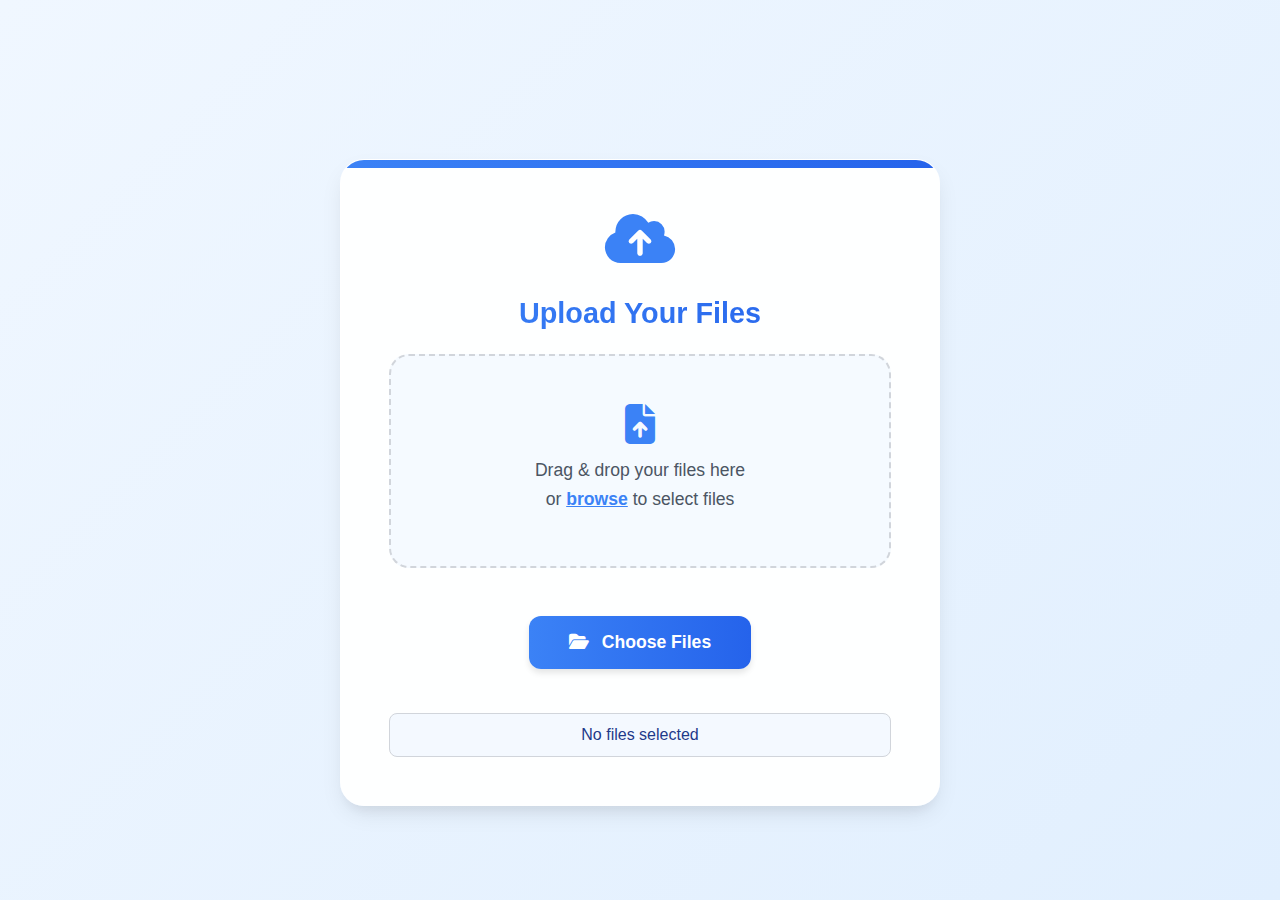
<file: index.html>
<!DOCTYPE html>
<html lang="en" class="theme-blue">

<head>
    <meta charset="UTF-8" />
    <meta name="viewport" content="width=device-width, initial-scale=1" />
    <title>Modern File Uploader</title>
    <link rel="stylesheet" href="https://cdnjs.cloudflare.com/ajax/libs/font-awesome/6.4.0/css/all.min.css">
    <style>
        /* Reset & base styles */
        * {
            box-sizing: border-box;
            margin: 0;
            padding: 0;
        }

        html,
        body {
            height: 100%;
            font-family: 'Inter', -apple-system, BlinkMacSystemFont, 'Segoe UI', Roboto, Oxygen, Ubuntu, Cantarell, 'Open Sans', 'Helvetica Neue', sans-serif;
            background: var(--bg);
            color: var(--text);
            transition: all 0.4s cubic-bezier(0.4, 0, 0.2, 1);
            scroll-behavior: smooth;
        }

        @supports (font-variation-settings: normal) {
            body {
                font-family: 'Inter var', -apple-system, BlinkMacSystemFont, 'Segoe UI', Roboto, Oxygen, Ubuntu, Cantarell, 'Open Sans', 'Helvetica Neue', sans-serif;
            }
        }

        /* Navigation */
        nav {
            width: 100%;
            background: var(--nav-bg);
            color: var(--nav-text);
            box-shadow: 0 4px 6px -1px rgba(0, 0, 0, 0.1), 0 2px 4px -1px rgba(0, 0, 0, 0.06);
            position: fixed;
            top: 0;
            left: 0;
            z-index: 1000;
            backdrop-filter: blur(10px);
            -webkit-backdrop-filter: blur(10px);
            border-bottom: 1px solid rgba(255, 255, 255, 0.1);
        }

        nav .container {
            max-width: 1200px;
            margin: 0 auto;
            display: flex;
            justify-content: space-between;
            align-items: center;
            padding: 1rem 2rem;
        }

        .nav-logo {
            font-size: 1.5rem;
            font-weight: 700;
            color: var(--nav-text);
            display: flex;
            align-items: center;
            gap: 0.5rem;
        }

        .nav-logo i {
            color: var(--accent);
        }

        nav ul {
            list-style: none;
            display: flex;
            gap: 2rem;
            margin: 0;
            padding: 0;
        }

        nav a {
            color: var(--nav-text);
            text-decoration: none;
            font-weight: 500;
            font-size: 1rem;
            position: relative;
            padding: 0.5rem 0;
            transition: all 0.3s ease;
            opacity: 0.9;
        }

        nav a:hover {
            opacity: 1;
            color: var(--accent);
        }

        nav a::after {
            content: '';
            position: absolute;
            bottom: 0;
            left: 0;
            width: 0;
            height: 2px;
            background: var(--accent);
            transition: width 0.3s ease;
        }

        nav a:hover::after {
            width: 100%;
        }

        /* Theme toggle button */
        #theme-toggle {
            width: 44px;
            height: 44px;
            border-radius: 12px;
            border: none;
            background: var(--btn-bg);
            color: var(--btn-text);
            display: flex;
            align-items: center;
            justify-content: center;
            box-shadow: 0 4px 6px rgba(0, 0, 0, 0.1);
            cursor: pointer;
            font-size: 1.2rem;
            transition: all 0.3s cubic-bezier(0.4, 0, 0.2, 1);
            outline: none;
        }

        #theme-toggle:hover {
            background: var(--btn-hover-bg);
            color: var(--btn-hover-text);
            transform: translateY(-2px);
            box-shadow: 0 6px 12px rgba(0, 0, 0, 0.15);
        }

        /* Main content */
        main {
            min-height: 100vh;
            display: flex;
            flex-direction: column;
            justify-content: center;
            align-items: center;
            padding: 6rem 2rem 2rem;
            background: var(--bg);
            transition: background 0.4s;
        }

        /* File upload card */
        .file-upload-container {
            width: 100%;
            max-width: 600px;
            margin: 0 auto;
            perspective: 1000px;
        }

        .file-upload-card {
            background: var(--card-bg);
            border-radius: 24px;
            box-shadow: 0 10px 25px -5px rgba(0, 0, 0, 0.1), 0 10px 10px -5px rgba(0, 0, 0, 0.04);
            padding: 3rem;
            width: 100%;
            text-align: center;
            transition: all 0.4s cubic-bezier(0.4, 0, 0.2, 1);
            transform-style: preserve-3d;
            position: relative;
            overflow: hidden;
            border: 1px solid rgba(255, 255, 255, 0.2);
        }

        .file-upload-card::before {
            content: '';
            position: absolute;
            top: 0;
            left: 0;
            width: 100%;
            height: 8px;
            background: linear-gradient(90deg, var(--accent), var(--accent-hover));
        }

        .file-upload-card:hover {
            transform: translateY(-5px) rotateX(5deg);
            box-shadow: 0 20px 25px -5px rgba(0, 0, 0, 0.1), 0 10px 10px -5px rgba(0, 0, 0, 0.04);
        }

        .file-upload-card h2 {
            font-size: 1.8rem;
            font-weight: 700;
            margin-bottom: 1.5rem;
            color: var(--heading-color);
            background: linear-gradient(to right, var(--accent), var(--accent-hover));
            -webkit-background-clip: text;
            background-clip: text;
            -webkit-text-fill-color: transparent;
        }

        .upload-icon {
            font-size: 3.5rem;
            color: var(--accent);
            margin-bottom: 1.5rem;
            transition: all 0.3s ease;
        }

        /* Drag and drop area */
        .drop-area {
            border: 2px dashed var(--border-color);
            border-radius: 20px;
            padding: 3rem 2rem;
            margin-bottom: 1.5rem;
            transition: all 0.3s ease;
            cursor: pointer;
            position: relative;
            background: var(--drop-area-bg);
        }

        .drop-area:hover {
            border-color: var(--accent);
            background: var(--drop-area-hover);
        }

        .drop-area.active {
            border-color: var(--accent);
            background: var(--drop-area-active);
        }

        .drop-area p {
            font-size: 1.1rem;
            color: var(--text-light);
            margin-bottom: 0.5rem;
        }

        .drop-area .browse-text {
            color: var(--accent);
            font-weight: 600;
            text-decoration: underline;
        }

        /* File input styling */
        .custom-file-input {
            display: none;
        }

        .custom-file-label {
            display: inline-block;
            background: linear-gradient(to right, var(--accent), var(--accent-hover));
            color: white;
            font-weight: 600;
            padding: 1rem 2.5rem;
            border-radius: 12px;
            cursor: pointer;
            font-size: 1.1rem;
            transition: all 0.3s cubic-bezier(0.4, 0, 0.2, 1);
            margin: 1.5rem 0;
            box-shadow: 0 4px 6px rgba(0, 0, 0, 0.1);
            border: none;
            position: relative;
            overflow: hidden;
        }

        .custom-file-label::before {
            content: '';
            position: absolute;
            top: 0;
            left: -100%;
            width: 100%;
            height: 100%;
            background: linear-gradient(90deg, transparent, rgba(255, 255, 255, 0.2), transparent);
            transition: 0.5s;
        }

        .custom-file-label:hover {
            transform: translateY(-2px);
            box-shadow: 0 6px 12px rgba(0, 0, 0, 0.15);
        }

        .custom-file-label:hover::before {
            left: 100%;
        }

        .file-name {
            display: block;
            margin-top: 1rem;
            color: var(--text);
            font-size: 1rem;
            min-height: 1.3em;
            word-break: break-all;
            padding: 0.75rem 1rem;
            background: var(--file-name-bg);
            border-radius: 8px;
            border: 1px solid var(--border-color);
            transition: all 0.3s ease;
        }

        .file-name.has-file {
            color: var(--accent);
            font-weight: 500;
        }

        .upload-progress {
            width: 100%;
            height: 8px;
            background: var(--progress-bg);
            border-radius: 4px;
            margin-top: 1.5rem;
            overflow: hidden;
            display: none;
        }

        .progress-bar {
            height: 100%;
            width: 0;
            background: linear-gradient(to right, var(--accent), var(--accent-hover));
            border-radius: 4px;
            transition: width 0.4s ease;
        }

        .upload-btn {
            background: linear-gradient(to right, var(--accent), var(--accent-hover));
            color: white;
            border: none;
            padding: 1rem 2.5rem;
            border-radius: 12px;
            font-size: 1.1rem;
            font-weight: 600;
            cursor: pointer;
            transition: all 0.3s cubic-bezier(0.4, 0, 0.2, 1);
            margin-top: 1.5rem;
            box-shadow: 0 4px 6px rgba(0, 0, 0, 0.1);
            display: none;
        }

        .upload-btn:hover {
            transform: translateY(-2px);
            box-shadow: 0 6px 12px rgba(0, 0, 0, 0.15);
        }

        .upload-btn:disabled {
            background: var(--btn-disabled);
            cursor: not-allowed;
            transform: none;
            box-shadow: none;
        }

        /* Success message */
        .success-message {
            display: none;
            color: var(--success-color);
            font-weight: 600;
            margin-top: 1rem;
            align-items: center;
            justify-content: center;
            gap: 0.5rem;
        }

        /* Theme variables */
        .theme-blue {
            --bg: linear-gradient(135deg, #f0f7ff 0%, #e1effe 100%);
            --text: #1e3a8a;
            --text-light: #4b5563;
            --nav-bg: rgba(30, 58, 138, 0.9);
            --nav-text: #ffffff;
            --heading-color: #1e40af;
            --accent: #3b82f6;
            --accent-hover: #2563eb;
            --btn-bg: rgba(255, 255, 255, 0.1);
            --btn-text: #ffffff;
            --btn-hover-bg: rgba(255, 255, 255, 0.2);
            --btn-hover-text: #ffffff;
            --card-bg: rgba(255, 255, 255, 0.95);
            --border-color: #d1d5db;
            --drop-area-bg: rgba(235, 245, 255, 0.5);
            --drop-area-hover: rgba(219, 234, 254, 0.7);
            --drop-area-active: rgba(191, 219, 254, 0.7);
            --file-name-bg: rgba(239, 246, 255, 0.7);
            --progress-bg: #e5e7eb;
            --btn-disabled: #9ca3af;
            --success-color: #10b981;
        }

        .theme-dark {
            --bg: linear-gradient(135deg, #0f172a 0%, #1e293b 100%);
            --text: #e2e8f0;
            --text-light: #94a3b8;
            --nav-bg: rgba(15, 23, 42, 0.9);
            --nav-text: #e2e8f0;
            --heading-color: #60a5fa;
            --accent: #60a5fa;
            --accent-hover: #3b82f6;
            --btn-bg: rgba(255, 255, 255, 0.05);
            --btn-text: #e2e8f0;
            --btn-hover-bg: rgba(255, 255, 255, 0.1);
            --btn-hover-text: #ffffff;
            --card-bg: rgba(30, 41, 59, 0.9);
            --border-color: #334155;
            --drop-area-bg: rgba(30, 41, 59, 0.7);
            --drop-area-hover: rgba(30, 64, 175, 0.3);
            --drop-area-active: rgba(30, 64, 175, 0.5);
            --file-name-bg: rgba(30, 41, 59, 0.7);
            --progress-bg: #334155;
            --btn-disabled: #475569;
            --success-color: #34d399;
        }

        .theme-light {
            --bg: linear-gradient(135deg, #f9fafb 0%, #f3f4f6 100%);
            --text: #111827;
            --text-light: #6b7280;
            --nav-bg: rgba(255, 255, 255, 0.95);
            --nav-text: #111827;
            --heading-color: #1e40af;
            --accent: #2563eb;
            --accent-hover: #1d4ed8;
            --btn-bg: rgba(37, 99, 235, 0.1);
            --btn-text: #2563eb;
            --btn-hover-bg: rgba(37, 99, 235, 0.2);
            --btn-hover-text: #2563eb;
            --card-bg: rgba(255, 255, 255, 0.95);
            --border-color: #e5e7eb;
            --drop-area-bg: rgba(239, 246, 255, 0.7);
            --drop-area-hover: rgba(219, 234, 254, 0.9);
            --drop-area-active: rgba(191, 219, 254, 0.9);
            --file-name-bg: rgba(249, 250, 251, 0.9);
            --progress-bg: #e5e7eb;
            --btn-disabled: #d1d5db;
            --success-color: #059669;
        }

        /* Animations */
        @keyframes fadeIn {
            from {
                opacity: 0;
                transform: translateY(10px);
            }

            to {
                opacity: 1;
                transform: translateY(0);
            }
        }

        .file-upload-card {
            animation: fadeIn 0.6s ease-out forwards;
        }

        @keyframes pulse {
            0% {
                transform: scale(1);
            }

            50% {
                transform: scale(1.05);
            }

            100% {
                transform: scale(1);
            }
        }

        .pulse {
            animation: pulse 2s infinite;
        }

        /* Responsive */
        @media (max-width: 768px) {
            nav .container {
                padding: 0.75rem 1.5rem;
            }

            nav ul {
                gap: 1.25rem;
            }

            .file-upload-card {
                padding: 2rem 1.5rem;
            }
        }

        @media (max-width: 576px) {
            nav .container {
                flex-direction: column;
                gap: 0.75rem;
                padding: 0.75rem;
            }

            nav ul {
                flex-wrap: wrap;
                justify-content: center;
                gap: 1rem;
            }

            .file-upload-card {
                padding: 1.5rem 1rem;
                border-radius: 16px;
            }

            .drop-area {
                padding: 2rem 1rem;
            }

            .custom-file-label,
            .upload-btn {
                padding: 0.875rem 1.75rem;
                font-size: 1rem;
            }
        }
    </style>
</head>

<body>
    <main>
        <div class="file-upload-container">
            <div class="file-upload-card">
                <div class="upload-icon">
                    <i class="fas fa-cloud-upload-alt"></i>
                </div>
                <h2>Upload Your Files</h2>

                <div class="drop-area" id="drop-area">
                    <i class="fas fa-file-upload"
                        style="font-size: 2.5rem; color: var(--accent); margin-bottom: 1rem;"></i>
                    <p>Drag & drop your files here</p>
                    <p>or <span class="browse-text">browse</span> to select files</p>
                </div>

                <input type="file" id="file-input" class="custom-file-input" />
                <label for="file-input" class="custom-file-label">
                    <i class="fas fa-folder-open" style="margin-right: 8px;"></i>
                    Choose Files
                </label>

                <span class="file-name" id="file-name">No files selected</span>

                <div class="upload-progress" id="upload-progress">
                    <div class="progress-bar" id="progress-bar"></div>
                </div>

                <button class="upload-btn" id="upload-btn" disabled>
                    <i class="fas fa-upload" style="margin-right: 8px;"></i>
                    Upload Files
                </button>

                <div class="success-message" id="success-message">
                    <i class="fas fa-check-circle"></i>
                    <span>Upload completed successfully!</span>
                </div>
            </div>
        </div>
    </main>
    <script>
        // Theme toggle logic
        const themes = ['theme-blue', 'theme-dark', 'theme-light'];
        const icons = ['fa-sun', 'fa-moon', 'fa-lightbulb'];
        const htmlEl = document.documentElement;
        const themeBtn = document.getElementById('theme-toggle');
        const themeIcon = document.getElementById('theme-icon');
        let currentTheme = localStorage.getItem('theme') || 'theme-blue';
        let currentIdx = themes.indexOf(currentTheme);
        if (currentIdx === -1) currentIdx = 0;
        htmlEl.className = themes[currentIdx];
        themeIcon.className = `fas ${icons[currentIdx]}`;

        themeBtn.addEventListener('click', () => {
            currentIdx = (currentIdx + 1) % themes.length;
            htmlEl.className = themes[currentIdx];
            themeIcon.className = `fas ${icons[currentIdx]}`;
            localStorage.setItem('theme', themes[currentIdx]);
        });

        // File upload logic
        const fileInput = document.getElementById('file-input');
        const fileName = document.getElementById('file-name');
        const dropArea = document.getElementById('drop-area');
        const uploadBtn = document.getElementById('upload-btn');
        const uploadProgress = document.getElementById('upload-progress');
        const progressBar = document.getElementById('progress-bar');
        const successMessage = document.getElementById('success-message');

        // Handle file selection
        fileInput.addEventListener('change', handleFiles);

        function handleFiles() {
            const files = fileInput.files;
            if (files.length > 0) {
                fileName.textContent = files.length === 1 ? files[0].name : `${files.length} files selected`;
                fileName.classList.add('has-file');
                uploadBtn.disabled = false;
            } else {
                fileName.textContent = 'No files selected';
                fileName.classList.remove('has-file');
                uploadBtn.disabled = true;
            }
        }

        // Drag and drop functionality
        ['dragenter', 'dragover', 'dragleave', 'drop'].forEach(eventName => {
            dropArea.addEventListener(eventName, preventDefaults, false);
        });

        function preventDefaults(e) {
            e.preventDefault();
            e.stopPropagation();
        }

        ['dragenter', 'dragover'].forEach(eventName => {
            dropArea.addEventListener(eventName, highlight, false);
        });

        ['dragleave', 'drop'].forEach(eventName => {
            dropArea.addEventListener(eventName, unhighlight, false);
        });

        function highlight() {
            dropArea.classList.add('active');
        }

        function unhighlight() {
            dropArea.classList.remove('active');
        }

        dropArea.addEventListener('drop', handleDrop, false);

        function handleDrop(e) {
            const dt = e.dataTransfer;
            const files = dt.files;
            fileInput.files = files;
            handleFiles();
        }

        // Upload simulation
        uploadBtn.addEventListener('click', () => {
            if (fileInput.files.length === 0) return;

            uploadBtn.disabled = true;
            uploadProgress.style.display = 'block';
            successMessage.style.display = 'none';

            // Simulate upload progress
            let progress = 0;
            const interval = setInterval(() => {
                progress += Math.random() * 10;
                if (progress >= 100) {
                    progress = 100;
                    clearInterval(interval);
                    uploadComplete();
                }
                progressBar.style.width = `${progress}%`;
            }, 200);
        });

        function uploadComplete() {
            successMessage.style.display = 'flex';
            uploadBtn.disabled = false;

            // Reset after 3 seconds
            setTimeout(() => {
                progressBar.style.width = '0';
                uploadProgress.style.display = 'none';
            }, 3000);
        }

        // Click drop area to trigger file input
        dropArea.addEventListener('click', () => {
            fileInput.click();
        });
    </script>
</body>

</html>
</file>
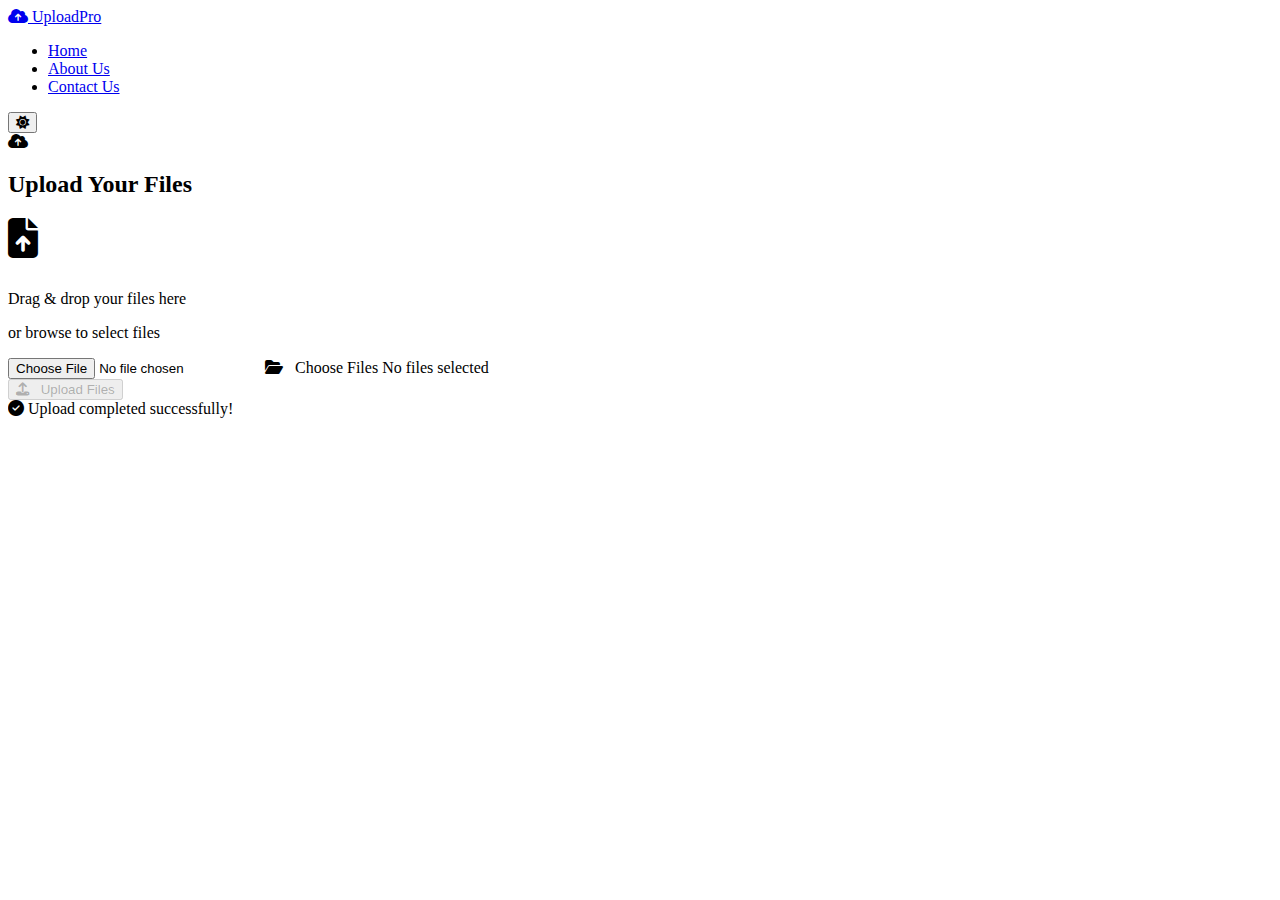
<file: layout.html>
<!DOCTYPE html>
<html lang="en" class="theme-blue">

<head>
    <meta charset="UTF-8" />
    <meta name="viewport" content="width=device-width, initial-scale=1" />
    <title>Modern File Uploader</title>
    <link rel="stylesheet" href="https://cdnjs.cloudflare.com/ajax/libs/font-awesome/6.4.0/css/all.min.css">
</head>

<body>
    <nav>
        <div class="container">
            <a href="/" class="nav-logo">
                <i class="fas fa-cloud-upload-alt"></i>
                <span>UploadPro</span>
            </a>
            <ul>
                <li><a href="/">Home</a></li>
                <li><a href="/aboutUs.html">About Us</a></li>
                <li><a href="/contact.html">Contact Us</a></li>
            </ul>
            <button id="theme-toggle" aria-label="Toggle Theme" title="Toggle Theme">
                <i class="fas fa-sun" id="theme-icon"></i>
            </button>
        </div>
    </nav>
    <main>
        <div class="file-upload-container">
            <div class="file-upload-card">
                <div class="upload-icon">
                    <i class="fas fa-cloud-upload-alt"></i>
                </div>
                <h2>Upload Your Files</h2>

                <div class="drop-area" id="drop-area">
                    <i class="fas fa-file-upload"
                        style="font-size: 2.5rem; color: var(--accent); margin-bottom: 1rem;"></i>
                    <p>Drag & drop your files here</p>
                    <p>or <span class="browse-text">browse</span> to select files</p>
                </div>

                <input type="file" id="file-input" class="custom-file-input" />
                <label for="file-input" class="custom-file-label">
                    <i class="fas fa-folder-open" style="margin-right: 8px;"></i>
                    Choose Files
                </label>

                <span class="file-name" id="file-name">No files selected</span>

                <div class="upload-progress" id="upload-progress">
                    <div class="progress-bar" id="progress-bar"></div>
                </div>

                <button class="upload-btn" id="upload-btn" disabled>
                    <i class="fas fa-upload" style="margin-right: 8px;"></i>
                    Upload Files
                </button>

                <div class="success-message" id="success-message">
                    <i class="fas fa-check-circle"></i>
                    <span>Upload completed successfully!</span>
                </div>
            </div>
        </div>
    </main>
    <script>
        // Theme toggle logic
        const themes = ['theme-blue', 'theme-dark', 'theme-light'];
        const icons = ['fa-sun', 'fa-moon', 'fa-lightbulb'];
        const htmlEl = document.documentElement;
        const themeBtn = document.getElementById('theme-toggle');
        const themeIcon = document.getElementById('theme-icon');
        let currentTheme = localStorage.getItem('theme') || 'theme-blue';
        let currentIdx = themes.indexOf(currentTheme);
        if (currentIdx === -1) currentIdx = 0;
        htmlEl.className = themes[currentIdx];
        themeIcon.className = `fas ${icons[currentIdx]}`;

        themeBtn.addEventListener('click', () => {
            currentIdx = (currentIdx + 1) % themes.length;
            htmlEl.className = themes[currentIdx];
            themeIcon.className = `fas ${icons[currentIdx]}`;
            localStorage.setItem('theme', themes[currentIdx]);
        });

        // File upload logic
        const fileInput = document.getElementById('file-input');
        const fileName = document.getElementById('file-name');
        const dropArea = document.getElementById('drop-area');
        const uploadBtn = document.getElementById('upload-btn');
        const uploadProgress = document.getElementById('upload-progress');
        const progressBar = document.getElementById('progress-bar');
        const successMessage = document.getElementById('success-message');

        // Handle file selection
        fileInput.addEventListener('change', handleFiles);

        function handleFiles() {
            const files = fileInput.files;
            if (files.length > 0) {
                fileName.textContent = files.length === 1 ? files[0].name : `${files.length} files selected`;
                fileName.classList.add('has-file');
                uploadBtn.disabled = false;
            } else {
                fileName.textContent = 'No files selected';
                fileName.classList.remove('has-file');
                uploadBtn.disabled = true;
            }
        }

        // Drag and drop functionality
        ['dragenter', 'dragover', 'dragleave', 'drop'].forEach(eventName => {
            dropArea.addEventListener(eventName, preventDefaults, false);
        });

        function preventDefaults(e) {
            e.preventDefault();
            e.stopPropagation();
        }

        ['dragenter', 'dragover'].forEach(eventName => {
            dropArea.addEventListener(eventName, highlight, false);
        });

        ['dragleave', 'drop'].forEach(eventName => {
            dropArea.addEventListener(eventName, unhighlight, false);
        });

        function highlight() {
            dropArea.classList.add('active');
        }

        function unhighlight() {
            dropArea.classList.remove('active');
        }

        dropArea.addEventListener('drop', handleDrop, false);

        function handleDrop(e) {
            const dt = e.dataTransfer;
            const files = dt.files;
            fileInput.files = files;
            handleFiles();
        }

        // Upload simulation
        uploadBtn.addEventListener('click', () => {
            if (fileInput.files.length === 0) return;

            uploadBtn.disabled = true;
            uploadProgress.style.display = 'block';
            successMessage.style.display = 'none';

            // Simulate upload progress
            let progress = 0;
            const interval = setInterval(() => {
                progress += Math.random() * 10;
                if (progress >= 100) {
                    progress = 100;
                    clearInterval(interval);
                    uploadComplete();
                }
                progressBar.style.width = `${progress}%`;
            }, 200);
        });

        function uploadComplete() {
            successMessage.style.display = 'flex';
            uploadBtn.disabled = false;

            // Reset after 3 seconds
            setTimeout(() => {
                progressBar.style.width = '0';
                uploadProgress.style.display = 'none';
            }, 3000);
        }

        // Click drop area to trigger file input
        dropArea.addEventListener('click', () => {
            fileInput.click();
        });
    </script>
</body>

</html>
</file>
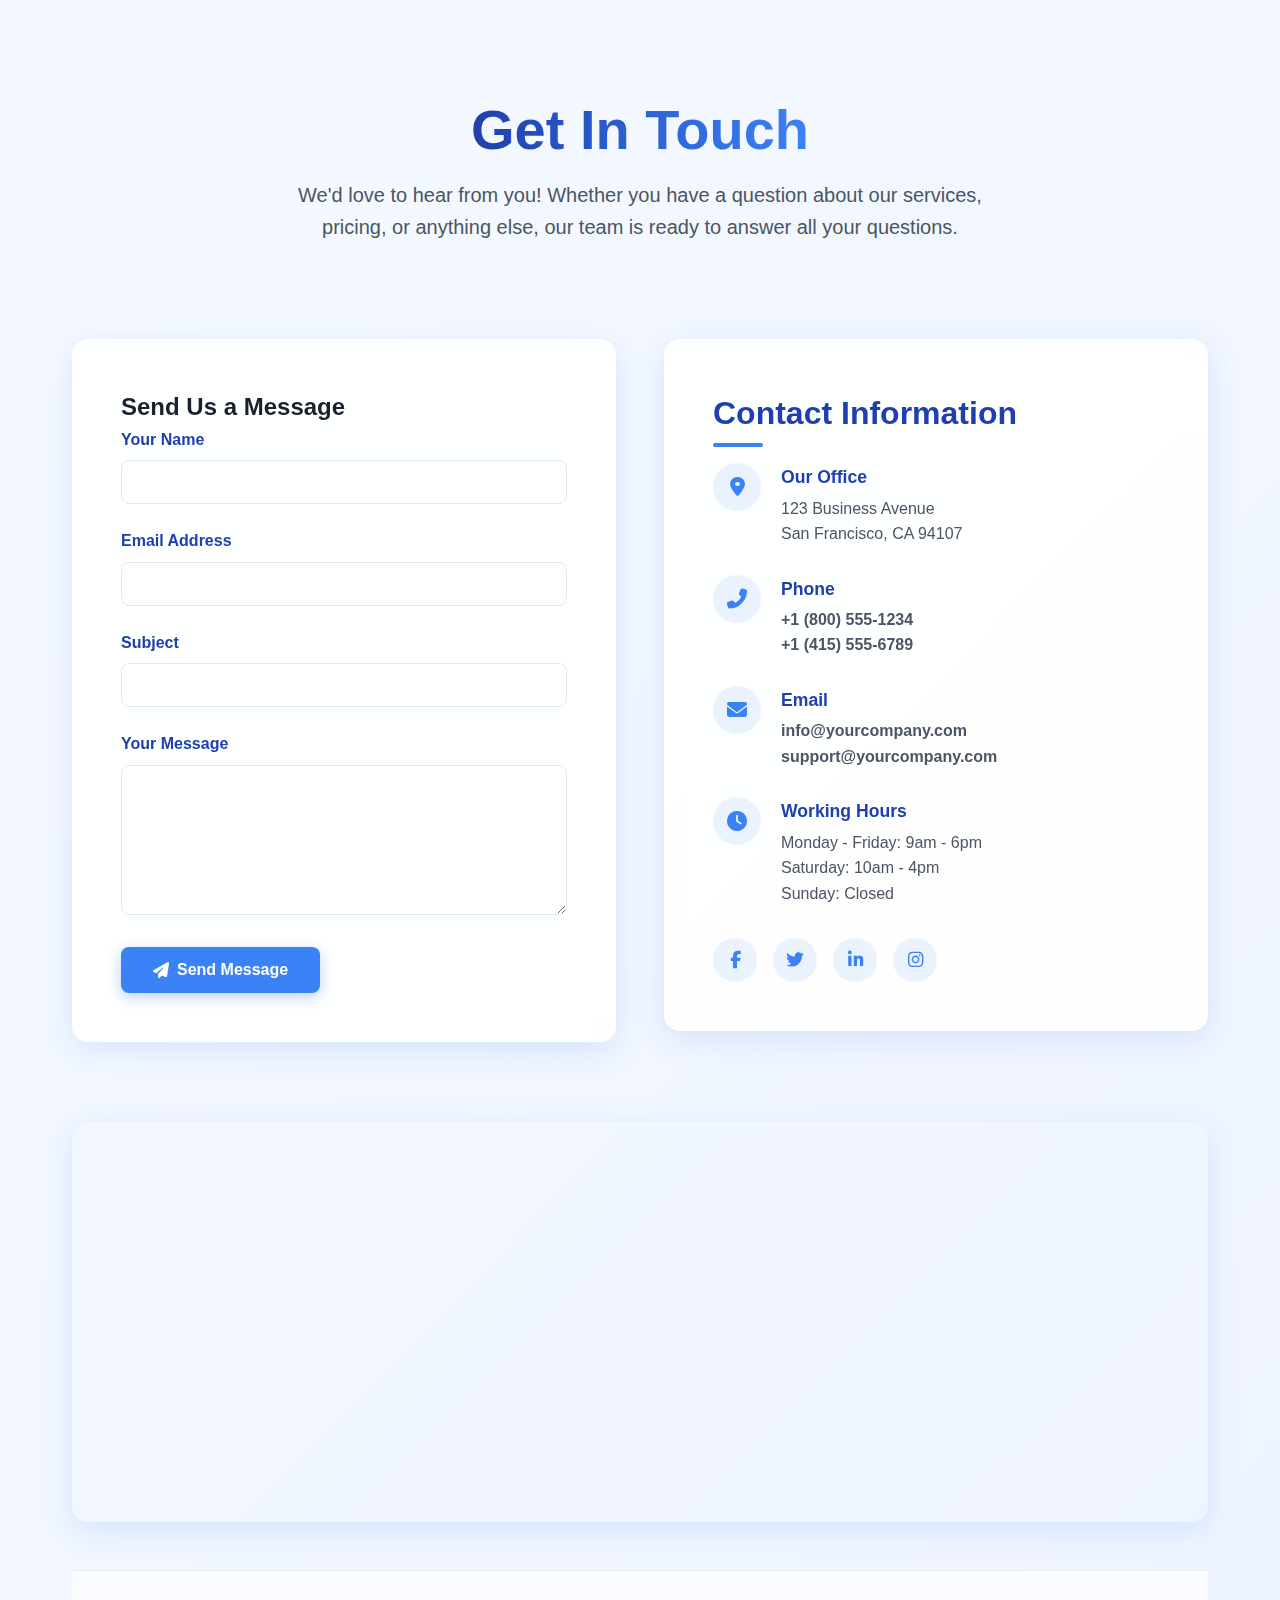
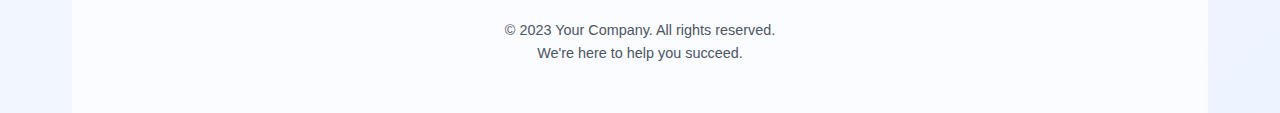
<file: pages/contact.html>
<!DOCTYPE html>
<html lang="en" class="theme-blue">

<head>
    <meta charset="UTF-8" />
    <meta name="viewport" content="width=device-width, initial-scale=1" />
    <title>Contact Us - Your Company</title>
    <link rel="stylesheet" href="https://cdnjs.cloudflare.com/ajax/libs/font-awesome/6.4.0/css/all.min.css">
    <style>
        /* Reset & base */
        * {
            box-sizing: border-box;
            margin: 0;
            padding: 0;
        }

        body,
        html {
            font-family: 'Inter', -apple-system, BlinkMacSystemFont, 'Segoe UI', Roboto, Oxygen, Ubuntu, Cantarell, 'Open Sans', 'Helvetica Neue', sans-serif;
            background: var(--bg);
            color: var(--text);
            line-height: 1.6;
            transition: all 0.4s ease;
            scroll-behavior: smooth;
        }

        @supports (font-variation-settings: normal) {
            body {
                font-family: 'Inter var', -apple-system, BlinkMacSystemFont, 'Segoe UI', Roboto, Oxygen, Ubuntu, Cantarell, 'Open Sans', 'Helvetica Neue', sans-serif;
            }
        }

        a {
            color: var(--accent);
            text-decoration: none;
            font-weight: 600;
            transition: all 0.3s ease;
        }

        a:hover {
            color: var(--accent-dark);
            text-decoration: underline;
        }

        /* Theme variables */
        .theme-blue {
            --bg: linear-gradient(135deg, #f5f9ff 0%, #eef4ff 100%);
            --text: #1a202c;
            --accent: #3b82f6;
            --accent-dark: #2563eb;
            --section-bg: rgba(255, 255, 255, 0.9);
            --shadow: 0 8px 30px rgba(59, 130, 246, 0.15);
            --shadow-hover: 0 12px 40px rgba(59, 130, 246, 0.25);
            --heading-color: #1e40af;
            --subheading-color: #4b5563;
            --border-radius: 16px;
            --card-bg: #ffffff;
            --transition: all 0.3s cubic-bezier(0.25, 0.8, 0.25, 1);
        }

        /* Container */
        .container {
            max-width: 1200px;
            margin: 0 auto;
            padding: 0 2rem;
        }

        /* Header */
        header {
            text-align: center;
            padding: 6rem 0 4rem;
            position: relative;
            overflow: hidden;
        }

        header::before {
            content: '';
            position: absolute;
            top: 0;
            left: 0;
            right: 0;
            height: 100%;
            background: linear-gradient(135deg, rgba(59, 130, 246, 0.1) 0%, rgba(59, 130, 246, 0.05) 100%);
            z-index: -1;
            transform: skewY(-2deg);
            transform-origin: top left;
        }

        header h1 {
            font-size: 3.5rem;
            font-weight: 800;
            color: var(--heading-color);
            margin-bottom: 1rem;
            background: linear-gradient(to right, #1e40af, #3b82f6);
            -webkit-background-clip: text;
            background-clip: text;
            -webkit-text-fill-color: transparent;
            display: inline-block;
            line-height: 1.2;
        }

        header p {
            font-size: 1.25rem;
            color: var(--subheading-color);
            max-width: 700px;
            margin: 0 auto 2rem;
            font-weight: 400;
        }

        /* Main content */
        .contact-container {
            display: grid;
            grid-template-columns: 1fr 1fr;
            gap: 3rem;
            margin-bottom: 5rem;
        }

        @media (max-width: 900px) {
            .contact-container {
                grid-template-columns: 1fr;
            }
        }

        /* Contact form */
        .contact-form {
            background: var(--section-bg);
            padding: 3rem;
            border-radius: var(--border-radius);
            box-shadow: var(--shadow);
            transition: var(--transition);
            backdrop-filter: blur(8px);
            border: 1px solid rgba(255, 255, 255, 0.2);
        }

        .contact-form:hover {
            box-shadow: var(--shadow-hover);
            transform: translateY(-5px);
        }

        .form-group {
            margin-bottom: 1.5rem;
        }

        .form-group label {
            display: block;
            margin-bottom: 0.5rem;
            font-weight: 600;
            color: var(--heading-color);
        }

        .form-control {
            width: 100%;
            padding: 0.75rem 1rem;
            border: 1px solid #e2e8f0;
            border-radius: 8px;
            font-family: inherit;
            font-size: 1rem;
            transition: var(--transition);
            background: rgba(255, 255, 255, 0.8);
        }

        .form-control:focus {
            outline: none;
            border-color: var(--accent);
            box-shadow: 0 0 0 3px rgba(59, 130, 246, 0.2);
        }

        textarea.form-control {
            min-height: 150px;
            resize: vertical;
        }

        .submit-btn {
            background: var(--accent);
            color: white;
            border: none;
            padding: 0.875rem 2rem;
            font-size: 1rem;
            font-weight: 600;
            border-radius: 8px;
            cursor: pointer;
            transition: var(--transition);
            display: inline-flex;
            align-items: center;
            gap: 0.5rem;
            box-shadow: 0 4px 14px rgba(59, 130, 246, 0.35);
        }

        .submit-btn:hover {
            background: var(--accent-dark);
            transform: translateY(-2px);
            box-shadow: 0 6px 20px rgba(59, 130, 246, 0.45);
        }

        /* Contact info */
        .contact-info {
            background: var(--section-bg);
            padding: 3rem;
            border-radius: var(--border-radius);
            box-shadow: var(--shadow);
            transition: var(--transition);
            backdrop-filter: blur(8px);
            border: 1px solid rgba(255, 255, 255, 0.2);
            height: fit-content;
        }

        .contact-info:hover {
            box-shadow: var(--shadow-hover);
            transform: translateY(-5px);
        }

        .contact-info h2 {
            color: var(--heading-color);
            font-size: 2rem;
            font-weight: 700;
            margin-bottom: 1.5rem;
            position: relative;
            display: inline-block;
        }

        .contact-info h2::after {
            content: '';
            position: absolute;
            bottom: -8px;
            left: 0;
            width: 50px;
            height: 4px;
            background: var(--accent);
            border-radius: 2px;
        }

        .info-item {
            display: flex;
            align-items: flex-start;
            gap: 1.25rem;
            margin-bottom: 1.75rem;
        }

        .info-icon {
            width: 48px;
            height: 48px;
            background: rgba(59, 130, 246, 0.1);
            border-radius: 50%;
            display: flex;
            align-items: center;
            justify-content: center;
            color: var(--accent);
            font-size: 1.25rem;
            flex-shrink: 0;
        }

        .info-content h3 {
            color: var(--heading-color);
            margin-bottom: 0.25rem;
            font-size: 1.1rem;
        }

        .info-content p,
        .info-content a {
            color: var(--subheading-color);
            font-size: 1rem;
            line-height: 1.6;
        }

        .social-links {
            display: flex;
            gap: 1rem;
            margin-top: 2rem;
        }

        .social-links a {
            display: flex;
            align-items: center;
            justify-content: center;
            width: 44px;
            height: 44px;
            border-radius: 50%;
            background: rgba(59, 130, 246, 0.1);
            color: var(--accent);
            transition: var(--transition);
            font-size: 1.1rem;
        }

        .social-links a:hover {
            background: var(--accent);
            color: white;
            transform: translateY(-3px);
            text-decoration: none;
        }

        /* Map */
        .map-container {
            margin-top: 3rem;
            border-radius: var(--border-radius);
            overflow: hidden;
            box-shadow: var(--shadow);
            height: 400px;
        }

        .map-container iframe {
            width: 100%;
            height: 100%;
            border: none;
        }

        /* Footer */
        footer {
            text-align: center;
            padding: 3rem 0;
            margin-top: 3rem;
            color: var(--subheading-color);
            font-size: 0.9rem;
            background: rgba(255, 255, 255, 0.7);
            border-top: 1px solid rgba(0, 0, 0, 0.05);
        }

        /* Animations */
        @keyframes fadeIn {
            from {
                opacity: 0;
                transform: translateY(20px);
            }

            to {
                opacity: 1;
                transform: translateY(0);
            }
        }

        .contact-form,
        .contact-info {
            animation: fadeIn 0.6s ease-out forwards;
        }

        .contact-info {
            animation-delay: 0.1s;
        }

        .map-container {
            animation: fadeIn 0.6s ease-out forwards;
            animation-delay: 0.2s;
        }

        /* Responsive */
        @media (max-width: 768px) {
            header {
                padding: 4rem 0 3rem;
            }

            header h1 {
                font-size: 2.5rem;
            }

            header p {
                font-size: 1.1rem;
            }

            .contact-form,
            .contact-info {
                padding: 2rem;
            }
        }

        @media (max-width: 480px) {
            .container {
                padding: 0 1.25rem;
            }

            header h1 {
                font-size: 2rem;
            }

            .contact-form,
            .contact-info {
                padding: 1.5rem;
            }

            .info-item {
                flex-direction: column;
                gap: 0.75rem;
            }
        }
    </style>
</head>

<body class="theme-blue">
    <div class="container">
        <header>
            <h1>Get In Touch</h1>
            <p>We'd love to hear from you! Whether you have a question about our services, pricing, or anything else,
                our team is ready to answer all your questions.</p>
        </header>

        <div class="contact-container">
            <form class="contact-form" action="#" method="POST">
                <h2>Send Us a Message</h2>
                <div class="form-group">
                    <label for="name">Your Name</label>
                    <input type="text" id="name" name="name" class="form-control" required>
                </div>
                <div class="form-group">
                    <label for="email">Email Address</label>
                    <input type="email" id="email" name="email" class="form-control" required>
                </div>
                <div class="form-group">
                    <label for="subject">Subject</label>
                    <input type="text" id="subject" name="subject" class="form-control" required>
                </div>
                <div class="form-group">
                    <label for="message">Your Message</label>
                    <textarea id="message" name="message" class="form-control" required></textarea>
                </div>
                <button type="submit" class="submit-btn">
                    <i class="fas fa-paper-plane"></i> Send Message
                </button>
            </form>

            <div class="contact-info">
                <h2>Contact Information</h2>

                <div class="info-item">
                    <div class="info-icon">
                        <i class="fas fa-map-marker-alt"></i>
                    </div>
                    <div class="info-content">
                        <h3>Our Office</h3>
                        <p>123 Business Avenue<br>San Francisco, CA 94107</p>
                    </div>
                </div>

                <div class="info-item">
                    <div class="info-icon">
                        <i class="fas fa-phone-alt"></i>
                    </div>
                    <div class="info-content">
                        <h3>Phone</h3>
                        <p><a href="tel:+18005551234">+1 (800) 555-1234</a></p>
                        <p><a href="tel:+14155556789">+1 (415) 555-6789</a></p>
                    </div>
                </div>

                <div class="info-item">
                    <div class="info-icon">
                        <i class="fas fa-envelope"></i>
                    </div>
                    <div class="info-content">
                        <h3>Email</h3>
                        <p><a href="mailto:info@yourcompany.com">info@yourcompany.com</a></p>
                        <p><a href="mailto:support@yourcompany.com">support@yourcompany.com</a></p>
                    </div>
                </div>

                <div class="info-item">
                    <div class="info-icon">
                        <i class="fas fa-clock"></i>
                    </div>
                    <div class="info-content">
                        <h3>Working Hours</h3>
                        <p>Monday - Friday: 9am - 6pm</p>
                        <p>Saturday: 10am - 4pm</p>
                        <p>Sunday: Closed</p>
                    </div>
                </div>

                <div class="social-links">
                    <a href="#" aria-label="Facebook"><i class="fab fa-facebook-f"></i></a>
                    <a href="#" aria-label="Twitter"><i class="fab fa-twitter"></i></a>
                    <a href="#" aria-label="LinkedIn"><i class="fab fa-linkedin-in"></i></a>
                    <a href="#" aria-label="Instagram"><i class="fab fa-instagram"></i></a>
                </div>
            </div>
        </div>

        <div class="map-container">
            <iframe
                src="https://www.google.com/maps/embed?pb=!1m18!1m12!1m3!1d3153.138053078566!2d-122.4194159242909!3d37.77492947186093!2m3!1f0!2f0!3f0!3m2!1i1024!2i768!4f13.1!3m3!1m2!1s0x80859a6d00690021%3A0x4a501367f076adff!2sSan%20Francisco%2C%20CA!5e0!3m2!1sen!2sus!4v1689876543210!5m2!1sen!2sus"
                allowfullscreen="" loading="lazy" referrerpolicy="no-referrer-when-downgrade"></iframe>
        </div>

        <footer>
            <p>© 2023 Your Company. All rights reserved.</p>
            <p>We're here to help you succeed.</p>
        </footer>
    </div>
</body>

</html>
</file>
